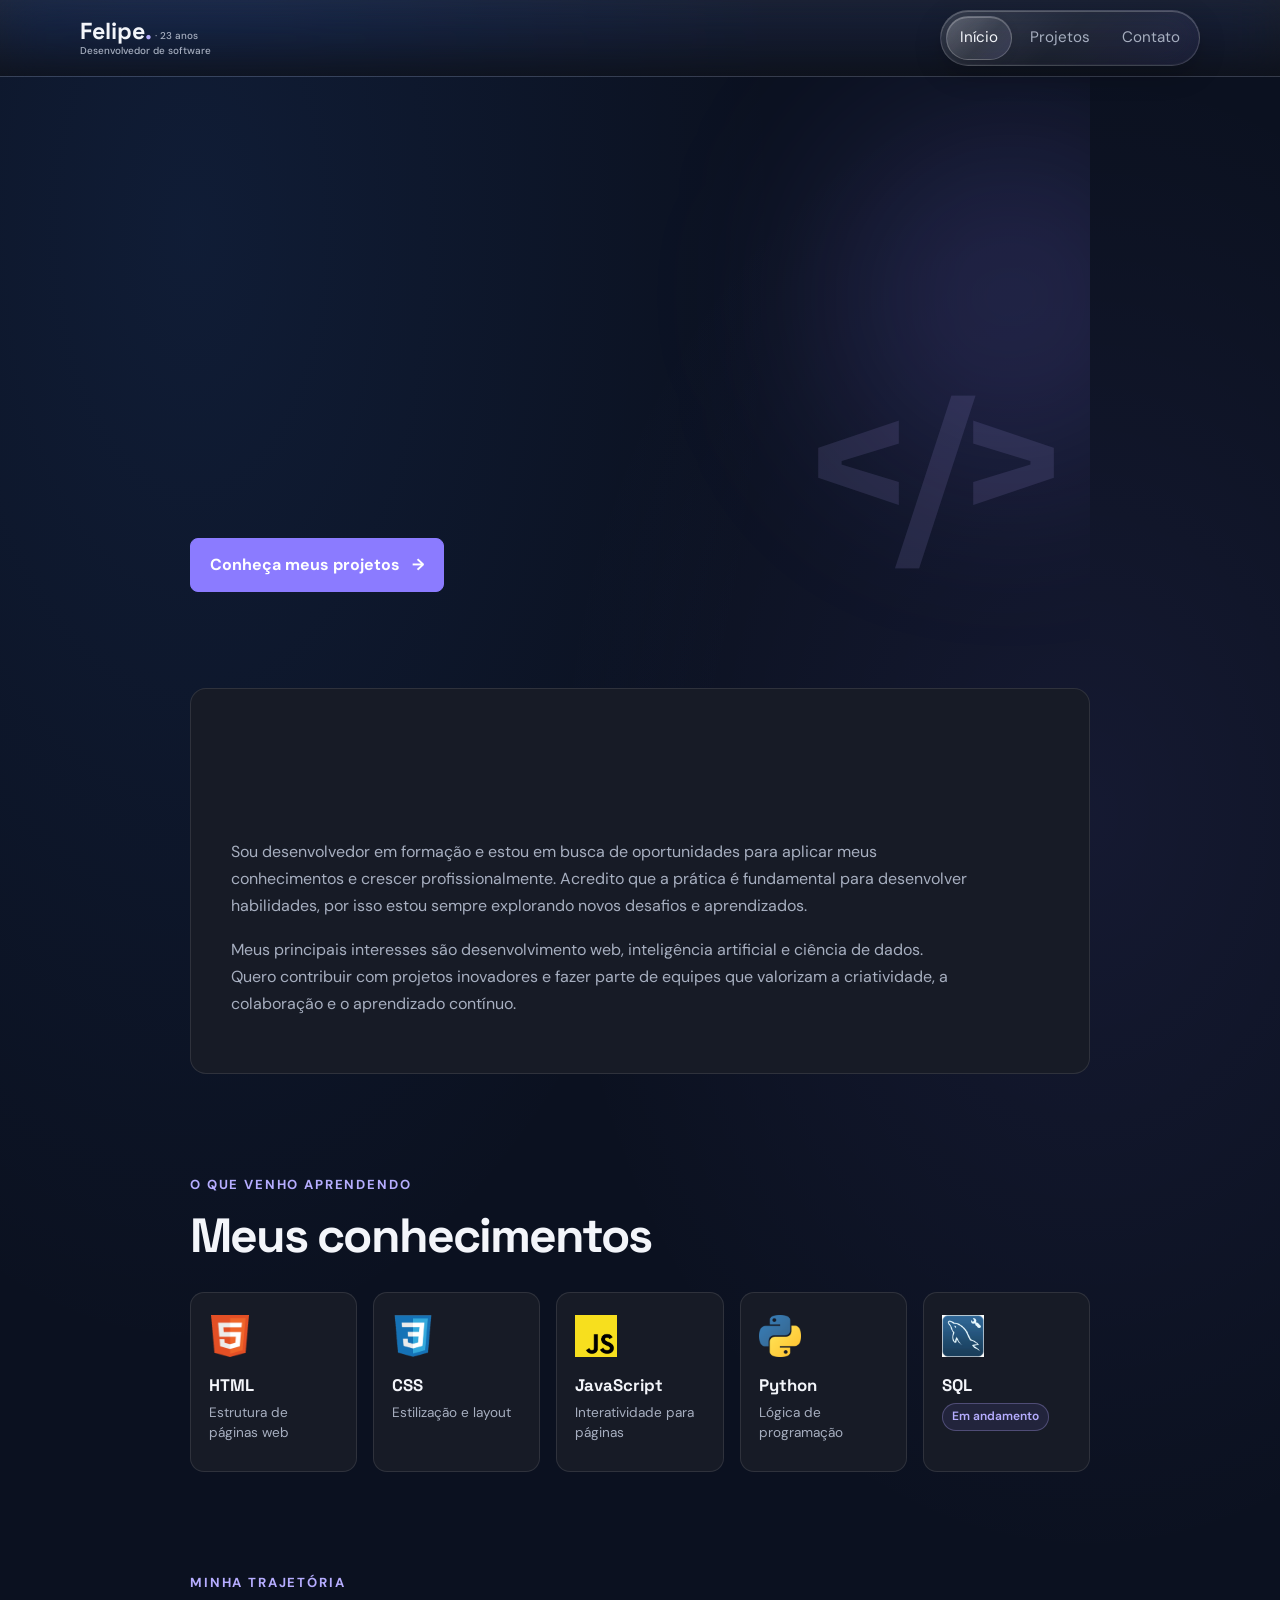
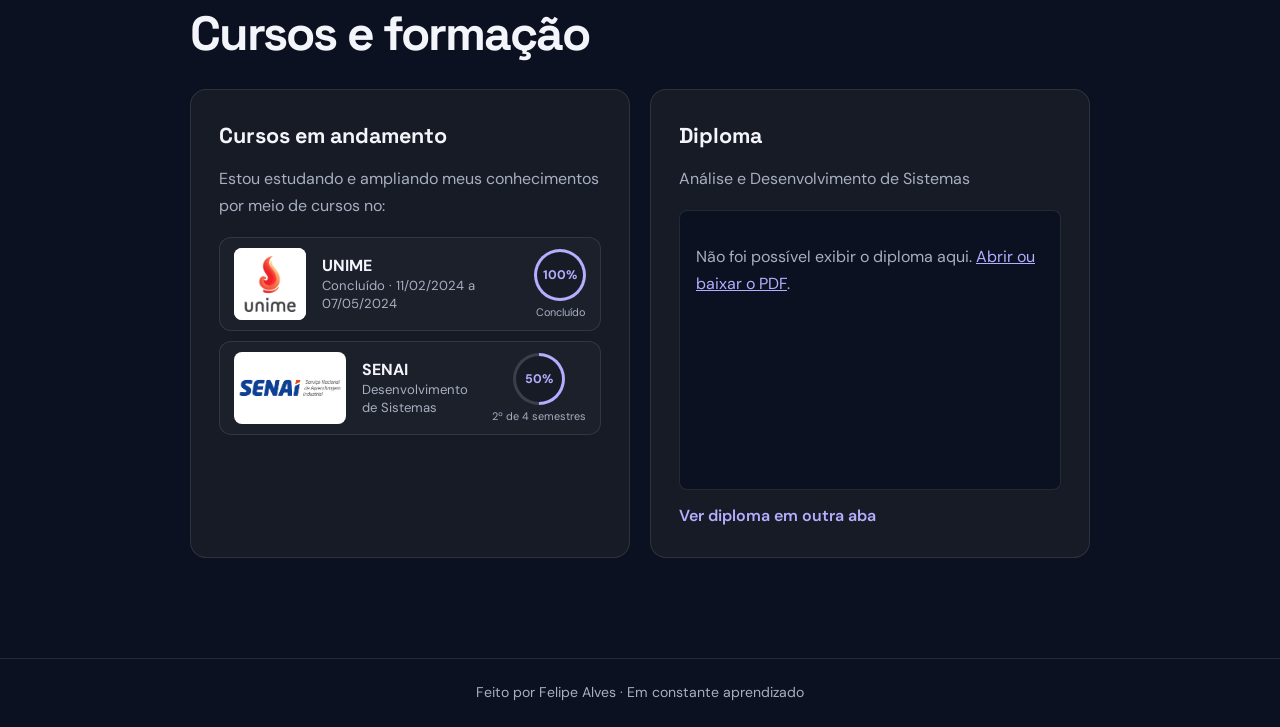
<file: index.html>
<!DOCTYPE html>
<html lang="pt-BR">
<head>
    <meta charset="UTF-8">
    <meta name="viewport" content="width=device-width, initial-scale=1.0">
    <meta name="description" content="Conheça o portfólio de Felipe Alves, desenvolvedor de software em formação.">
    <title>Felipe Alves | Portfólio</title>
    <link rel="stylesheet" href="style.css">
</head>
<body class="pagina-portifolio">
    <header class="cabecalho">
        <nav class="navegacao" aria-label="Navegação principal">
            <a class="marca" href="index.html">
                <span class="marca-nome">Felipe<span>.</span><small class="marca-idade"> · 23 anos</small></span>
                <small class="marca-profissao">Desenvolvedor de software</small>
            </a>
            <ul>
                <li><a href="index.html" aria-current="page">Início</a></li>
                <li><a href="projetos.html">Projetos</a></li>
                <li><a href="contato.html">Contato</a></li>
            </ul>
        </nav>
    </header>

    <main>
        <section class="apresentacao" aria-labelledby="titulo-principal">
            <p class="etiqueta" data-reveal>Desenvolvedor em formação</p>
            <h1 id="titulo-principal" data-reveal>Olá, eu sou <span>Felipe Alves.</span></h1>
            <p class="texto-destaque" data-reveal>Estou aprendendo a transformar ideias em experiências digitais com HTML, CSS e JavaScript.</p>
            <a class="botao" href="projetos.html">Conheça meus projetos <span aria-hidden="true">→</span></a>
            <div class="detalhe-apresentacao" aria-hidden="true">&lt;/&gt;</div>
        </section>

        <section class="sobre" aria-labelledby="titulo-sobre">
            <p class="etiqueta" data-reveal>Um pouco sobre mim</p>
            <h2 id="titulo-sobre" data-reveal>Aprender criando.</h2>
            <p data-reveal>Sou desenvolvedor em formação e estou em busca de oportunidades para aplicar meus conhecimentos e crescer profissionalmente. Acredito que a prática é fundamental para desenvolver habilidades, por isso estou sempre explorando novos desafios e aprendizados.</p>
            <p data-reveal>Meus principais interesses são desenvolvimento web, inteligência artificial e ciência de dados. Quero contribuir com projetos inovadores e fazer parte de equipes que valorizam a criatividade, a colaboração e o aprendizado contínuo.</p>
        </section>

        <section class="conhecimentos" aria-labelledby="titulo-conhecimentos">
            <p class="etiqueta" data-reveal>O que venho aprendendo</p>
            <h2 id="titulo-conhecimentos" data-reveal>Meus conhecimentos</h2>
            <div class="conhecimentos-grade">
                <article class="cartao-conhecimento" data-reveal>
                    <img class="icone-tecnologia" src="assets/html 2.png" alt="Logo do HTML">
                    <h3>HTML</h3>
                    <p>Estrutura de páginas web</p>
                </article>
                <article class="cartao-conhecimento" data-reveal>
                    <img class="icone-tecnologia" src="assets/css 2.png" alt="Logo do CSS">
                    <h3>CSS</h3>
                    <p>Estilização e layout</p>
                </article>
                <article class="cartao-conhecimento" data-reveal>
                    <img class="icone-tecnologia" src="assets/js.png" alt="Logo do JavaScript">
                    <h3>JavaScript</h3>
                    <p>Interatividade para páginas</p>
                </article>
                <article class="cartao-conhecimento" data-reveal>
                    <img class="icone-tecnologia" src="assets/python.webp" alt="Logo do Python">
                    <h3>Python</h3>
                    <p>Lógica de programação</p>
                </article>
                <article class="cartao-conhecimento" data-reveal>
                    <img class="icone-tecnologia" src="assets/sql.jpg" alt="Ícone de banco de dados SQL">
                    <h3>SQL</h3>
                    <p><span class="status-aprendizado">Em andamento</span></p>
                </article>
            </div>
        </section>

        <section class="formacao" aria-labelledby="titulo-formacao">
            <p class="etiqueta" data-reveal>Minha trajetória</p>
            <h2 id="titulo-formacao" data-reveal>Cursos e formação</h2>
            <div class="formacao-grade">
                <article class="cartao-formacao" data-reveal>
                    <h3>Cursos em andamento</h3>
                    <p>Estou estudando e ampliando meus conhecimentos por meio de cursos no:</p>
                    <ul class="lista-cursos">
                        <li class="instituicao-curso">
                            <span class="moldura-logo logo-unime">
                                <img src="assets/unime.png" alt="Logo da UNIME">
                            </span>
                            <span class="detalhe-curso"><strong>UNIME</strong><small>Concluído · 11/02/2024 a 07/05/2024</small></span>
                            <span class="progresso-curso" role="img" aria-label="Progresso na UNIME: 100 por cento, curso concluído">
                                <span class="progresso-circulo progresso-circulo--completo">100%</span>
                                <small>Concluído</small>
                            </span>
                        </li>
                        <li class="instituicao-curso">
                            <span class="moldura-logo logo-senai">
                                <img src="assets/senai.png" alt="Logo do SENAI">
                            </span>
                            <span class="detalhe-curso"><strong>SENAI</strong><small>Desenvolvimento de Sistemas</small></span>
                            <span class="progresso-curso" role="img" aria-label="Progresso no curso de Desenvolvimento de Sistemas no SENAI: 50 por cento, segundo de quatro semestres">
                                <span class="progresso-circulo">50%</span>
                                <small>2º de 4 semestres</small>
                            </span>
                        </li>
                    </ul>
                </article>
                <article class="cartao-formacao cartao-diploma" data-reveal>
                    <h3>Diploma</h3>
                    <p>Análise e Desenvolvimento de Sistemas</p>
                    <object class="visualizador-diploma" data="assets/diploma.pdf" type="application/pdf" aria-label="Prévia do diploma de Análise e Desenvolvimento de Sistemas">
                        <p>Não foi possível exibir o diploma aqui. <a href="assets/diploma.pdf" target="_blank" rel="noopener noreferrer">Abrir ou baixar o PDF</a>.</p>
                    </object>
                    <a class="link-diploma" href="assets/diploma.pdf" target="_blank" rel="noopener noreferrer">Ver diploma em outra aba</a>
                </article>
            </div>
        </section>
    </main>

    <footer class="rodape">
        <p>Feito por Felipe Alves · Em constante aprendizado</p>
    </footer>
    <script src="reveal.js" defer></script>
</body>
</html>
</file>
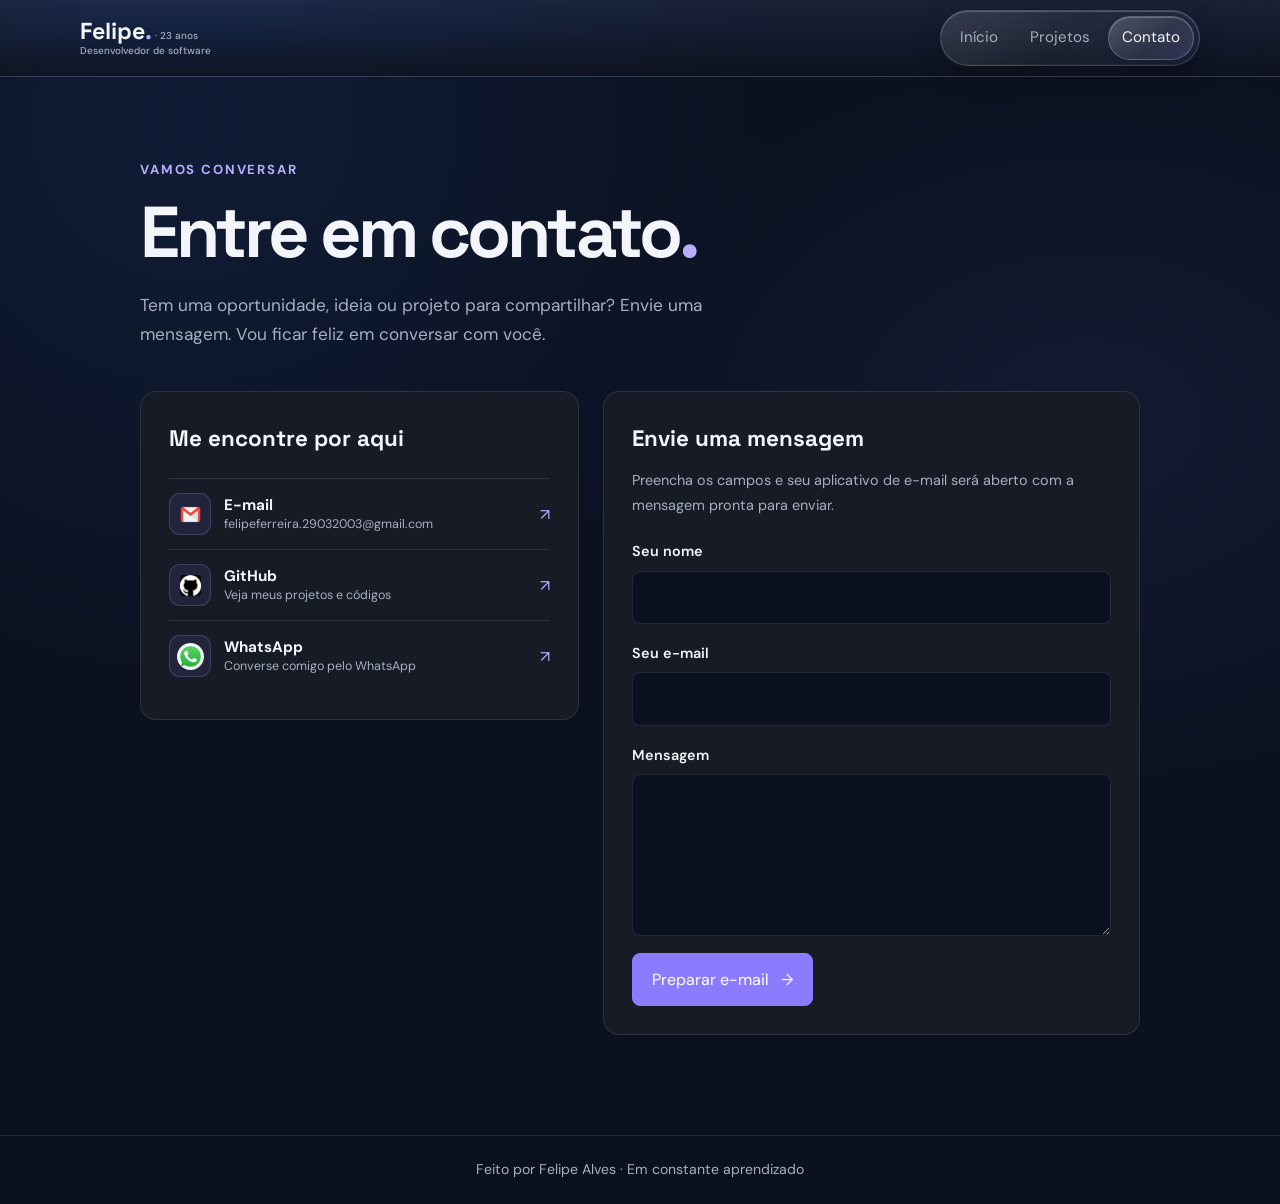
<file: contato.html>
<!DOCTYPE html>
<html lang="pt-BR">
<head>
    <meta charset="UTF-8">
    <meta name="viewport" content="width=device-width, initial-scale=1.0">
    <meta name="description" content="Entre em contato com Felipe Alves para conversar sobre projetos e oportunidades.">
    <title>Contato | Felipe Alves</title>
    <link rel="stylesheet" href="style.css">
    <link rel="stylesheet" href="contato.css">
</head>
<body class="pagina-contato">
    <header class="cabecalho">
        <nav class="navegacao" aria-label="Navegação principal">
            <a class="marca" href="index.html">
                <span class="marca-nome">Felipe<span>.</span><small class="marca-idade"> · 23 anos</small></span>
                <small class="marca-profissao">Desenvolvedor de software</small>
            </a>
            <ul>
                <li><a href="index.html">Início</a></li>
                <li><a href="projetos.html">Projetos</a></li>
                <li><a href="contato.html" aria-current="page">Contato</a></li>
            </ul>
        </nav>
    </header>

    <main class="contato-container">
        <section class="contato-introducao" aria-labelledby="titulo-contato">
            <p class="etiqueta" data-reveal>Vamos conversar</p>
            <h1 id="titulo-contato" data-reveal>Entre em contato<span>.</span></h1>
            <p data-reveal>Tem uma oportunidade, ideia ou projeto para compartilhar? Envie uma mensagem. Vou ficar feliz em conversar com você.</p>
        </section>

        <div class="contato-grade">
            <section class="contato-opcoes" aria-labelledby="titulo-opcoes" data-reveal>
                <h2 id="titulo-opcoes">Me encontre por aqui</h2>
                <a class="contato-link" href="mailto:felipeferreira.29032003@gmail.com">
                    <span class="contato-icone" aria-hidden="true">
                        <img src="assets/email.webp" alt="">
                    </span>
                    <span><strong>E-mail</strong><small>felipeferreira.29032003@gmail.com</small></span>
                    <span class="seta-contato" aria-hidden="true">↗</span>
                </a>
                <a class="contato-link" href="https://github.com/Felipe1Alves" target="_blank" rel="noopener noreferrer">
                    <span class="contato-icone" aria-hidden="true">
                        <img src="assets/git.png" alt="">
                    </span>
                    <span><strong>GitHub</strong><small>Veja meus projetos e códigos</small></span>
                    <span class="seta-contato" aria-hidden="true">↗</span>
                </a>
                <a class="contato-link" href="https://wa.me/5571983535903" target="_blank" rel="noopener noreferrer">
                    <span class="contato-icone" aria-hidden="true">
                        <img src="assets/whatzapp.jpg" alt="">
                    </span>
                    <span><strong>WhatsApp</strong><small>Converse comigo pelo WhatsApp</small></span>
                    <span class="seta-contato" aria-hidden="true">↗</span>
                </a>
            </section>

            <section class="formulario-contato" aria-labelledby="titulo-formulario" data-reveal>
                <h2 id="titulo-formulario">Envie uma mensagem</h2>
                <p>Preencha os campos e seu aplicativo de e-mail será aberto com a mensagem pronta para enviar.</p>
                <form class="formulario" data-email-destino="felipeferreira.29032003@gmail.com">
                    <label for="nome">Seu nome</label>
                    <input id="nome" name="nome" type="text" autocomplete="name" required>

                    <label for="email-remetente">Seu e-mail</label>
                    <input id="email-remetente" name="email" type="email" autocomplete="email" required>

                    <label for="mensagem">Mensagem</label>
                    <textarea id="mensagem" name="mensagem" rows="5" required></textarea>

                    <button class="botao botao-contato" type="submit">Preparar e-mail <span aria-hidden="true">→</span></button>
                </form>
            </section>
        </div>
    </main>

    <footer class="rodape">
        <p>Feito por Felipe Alves · Em constante aprendizado</p>
    </footer>
    <script src="reveal.js" defer></script>
    <script src="contato.js" defer></script>
</body>
</html>
</file>
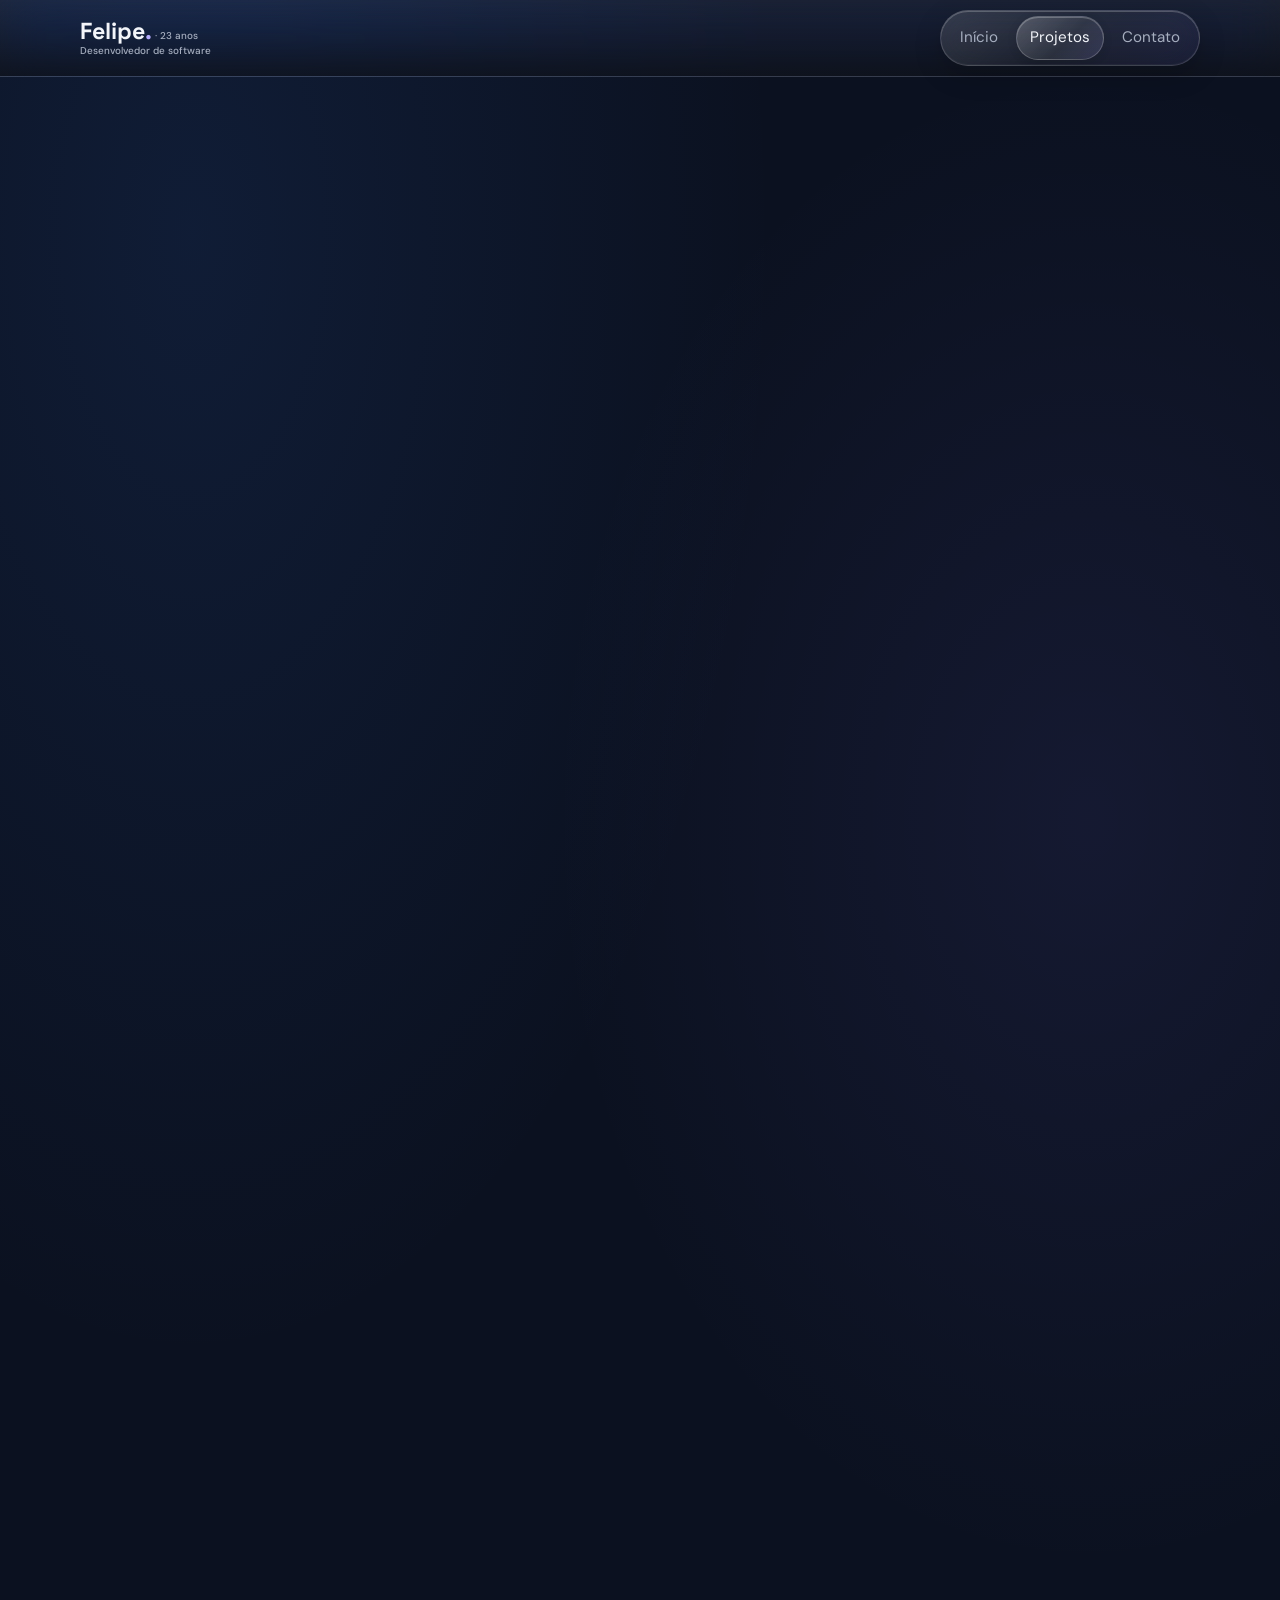
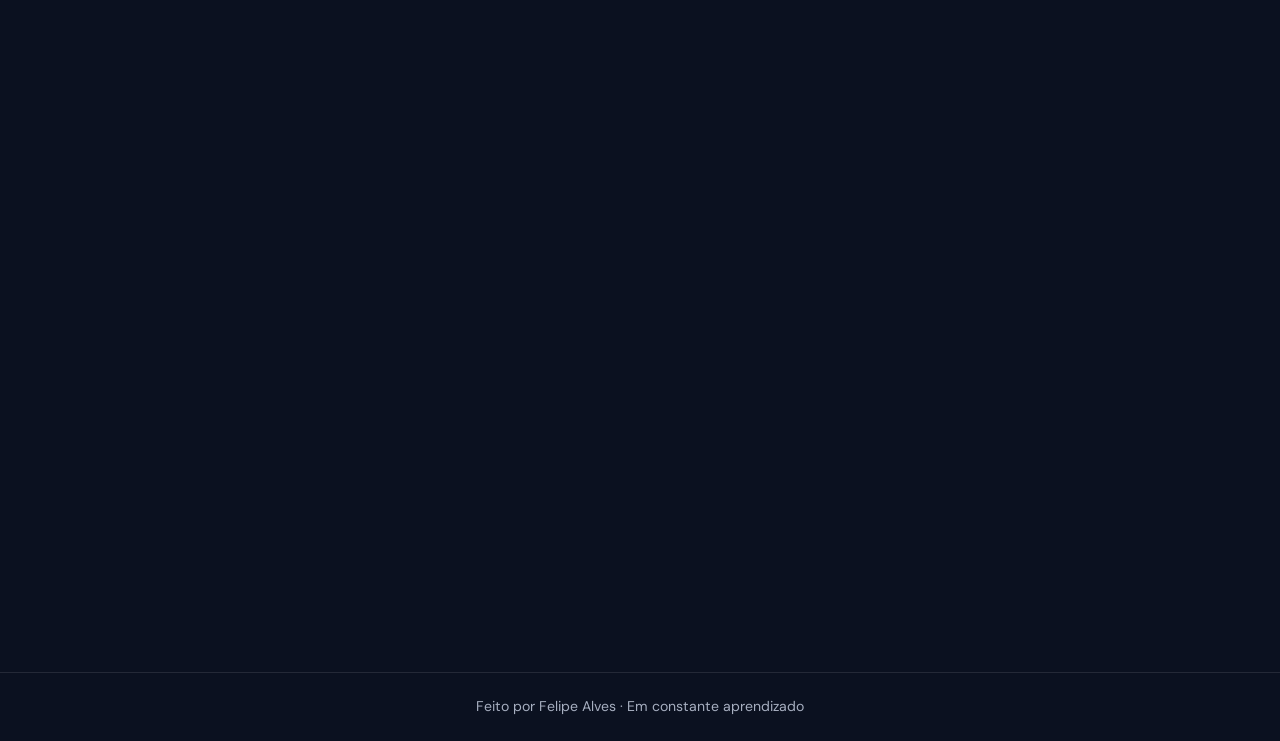
<file: projetos.html>
<!DOCTYPE html>
<html lang="pt-BR">
<head>
    <meta charset="UTF-8">
    <meta name="viewport" content="width=device-width, initial-scale=1.0">
    <title>Meus projetos</title>
    <link rel="stylesheet" href="style.css">
    <link rel="stylesheet" href="projetos.css">
</head>
<body class="pagina-projetos">
    <header class="cabecalho">
        <nav class="navegacao" aria-label="Navegação principal">
            <a class="marca" href="index.html">
                <span class="marca-nome">Felipe<span>.</span><small class="marca-idade"> · 23 anos</small></span>
                <small class="marca-profissao">Desenvolvedor de software</small>
            </a>
            <ul>
                <li><a href="index.html">Início</a></li>
                <li><a href="projetos.html" aria-current="page">Projetos</a></li>
                <li><a href="contato.html">Contato</a></li>
            </ul>
        </nav>
    </header>
    <div class="projetos-container">
        <p class="etiqueta" data-reveal>O que venho praticando</p>
        <h1 data-reveal>Meus Projetos</h1>
        <div class="projeto" data-reveal>
            <img class="projeto-imagem" src="assets/tabuada.png" alt="Prévia do projeto Calculadora Web">
            <h2>Projeto 1: Calculadora Web</h2>
            <p>Uma calculadora simples desenvolvida com HTML, CSS e JavaScript. Permite realizar operações básicas como adição, subtração, multiplicação e divisão.</p>
            <a href="https://tabuadafelipeonline.vercel.app/" class="botao" target="_blank" rel="noopener noreferrer">Ver projeto</a>
        </div>
        <div class="projeto" data-reveal>
            <img class="projeto-imagem" src="assets/hospital-portugues.png" alt="Prévia do site do Hospital Português">
            <h2>Projeto 2: Hospital Português</h2>
            <p>Site institucional para apresentar o hospital, suas especialidades e profissionais, com opções de cadastro e agendamento.</p>
            <a href="https://hospital-portugues.vercel.app/" class="botao" target="_blank" rel="noopener noreferrer">Ver projeto</a>
        </div>
        <div class="projeto" data-reveal>
            <img class="projeto-imagem" src="assets/clientes.bradesco.png" alt="Prévia do projeto Clientes Bradesco">
            <h2>Projeto 3: Clientes Bradesco</h2>
            <p>Projeto web com uma interface inspirada na área de clientes do Bradesco.</p>
            <a href="https://clientesbradesco.vercel.app/" class="botao" target="_blank" rel="noopener noreferrer">Ver projeto</a>
        </div>
    </div>
    <footer class="rodape">
        <p>Feito por Felipe Alves · Em constante aprendizado</p>
    </footer>
    <script src="reveal.js" defer></script>
</body>
</html>
</file>
<file: style.css>
@import url("https://fonts.googleapis.com/css2?family=DM+Sans:wght@400;500;600;700&family=Space+Grotesk:wght@500;600;700&display=swap");

:root {
    color-scheme: dark;
    --fundo: #0b1120;
    --superficie: #171b26;
    --texto: #f3f5fa;
    --texto-suave: #a7afc0;
    --destaque: #8b7bff;
    --destaque-claro: #b6adff;
    --borda: rgba(255, 255, 255, 0.1);
}

* {
    box-sizing: border-box;
}

html {
    scroll-behavior: smooth;
    scroll-padding-top: 88px;
}

body {
    min-width: 320px;
    margin: 0;
    background:
        radial-gradient(ellipse at 15% 10%, rgba(59, 130, 246, 0.1), transparent 38%),
        radial-gradient(ellipse at 85% 35%, rgba(139, 123, 255, 0.08), transparent 35%),
        var(--fundo);
    color: var(--texto);
    font-family: "DM Sans", sans-serif;
    line-height: 1.7;
}

a {
    color: inherit;
}

.cabecalho {
    position: sticky;
    z-index: 10;
    top: 0;
    border-bottom: 1px solid rgba(255, 255, 255, 0.12);
    background: linear-gradient(180deg, rgba(255, 255, 255, 0.07), rgba(16, 19, 27, 0.76));
    backdrop-filter: blur(24px) saturate(180%);
    transition: background-color 220ms ease, border-color 220ms ease, box-shadow 220ms ease;
}

.navegacao {
    width: min(1120px, calc(100% - 48px));
    min-height: 76px;
    margin: 0 auto;
    display: flex;
    align-items: center;
    justify-content: space-between;
}

.marca {
    display: flex;
    flex-direction: column;
    flex-shrink: 0;
    gap: 2px;
    font-family: "Space Grotesk", sans-serif;
    font-size: 1.45rem;
    font-weight: 700;
    line-height: 1.05;
    text-decoration: none;
}

.marca-nome {
    white-space: nowrap;
}

.marca-nome > span {
    color: var(--destaque-claro);
}

.marca-idade,
.marca-profissao {
    color: var(--texto-suave);
    font-family: "DM Sans", sans-serif;
    font-size: 0.62rem;
    font-weight: 500;
    letter-spacing: normal;
}

.marca-profissao {
    line-height: 1.2;
}

.navegacao ul {
    display: flex;
    align-items: center;
    gap: 4px;
    margin: 0;
    padding: 5px;
    border: 1px solid rgba(255, 255, 255, 0.16);
    border-radius: 999px;
    background: linear-gradient(135deg, rgba(255, 255, 255, 0.12), rgba(255, 255, 255, 0.035) 48%, rgba(139, 123, 255, 0.08));
    box-shadow: 0 8px 28px rgba(0, 0, 0, 0.2), inset 0 1px 0 rgba(255, 255, 255, 0.22), inset 0 -1px 0 rgba(255, 255, 255, 0.04);
    backdrop-filter: blur(20px) saturate(190%);
    list-style: none;
}

.navegacao li a {
    display: block;
    padding: 8px 13px;
    border: 1px solid transparent;
    border-radius: 999px;
    color: var(--texto-suave);
    font-size: 0.95rem;
    text-decoration: none;
    transition: color 160ms ease, background 160ms ease, border-color 160ms ease, box-shadow 160ms ease, transform 160ms ease;
}

.navegacao li a:hover,
.navegacao li a:focus-visible {
    border-color: rgba(255, 255, 255, 0.12);
    background: rgba(255, 255, 255, 0.08);
    color: var(--texto);
    transform: translateY(-3px) scale(1.04);
}

.navegacao li a[aria-current="page"] {
    border-color: rgba(255, 255, 255, 0.2);
    background: linear-gradient(135deg, rgba(255, 255, 255, 0.2), rgba(255, 255, 255, 0.07) 58%, rgba(182, 173, 255, 0.16));
    box-shadow: inset 0 1px 0 rgba(255, 255, 255, 0.24), 0 2px 10px rgba(0, 0, 0, 0.12);
    color: var(--texto);
}

.navegacao li a:active {
    transform: scale(0.96);
}

.navegacao a:focus-visible {
    outline: 2px solid var(--destaque-claro);
    outline-offset: 5px;
    border-radius: 3px;
}

[data-reveal] {
    opacity: 1;
    transform: none;
}

body.revelacao-habilitada [data-reveal] {
    opacity: 0;
    transform: translateY(18px);
    transition: opacity 480ms ease, transform 480ms ease;
}

body.revelacao-habilitada [data-reveal].revelacao-visivel {
    opacity: 1;
    transform: translateY(0);
}

.apresentacao,
.sobre,
.conhecimentos,
.formacao {
    width: min(900px, calc(100% - 48px));
    margin: 0 auto;
}

.apresentacao {
    position: relative;
    min-height: 510px;
    padding: 112px 0 96px;
    display: flex;
    flex-direction: column;
    align-items: flex-start;
    justify-content: center;
    overflow: hidden;
}

.apresentacao::before {
    position: absolute;
    z-index: -1;
    top: 40px;
    right: -100px;
    width: 360px;
    height: 360px;
    border-radius: 50%;
    background: rgba(139, 123, 255, 0.16);
    content: "";
    filter: blur(90px);
}

.etiqueta {
    margin: 0 0 12px;
    color: var(--destaque-claro);
    font-size: 0.82rem;
    font-weight: 700;
    letter-spacing: 0.14em;
    text-transform: uppercase;
}

.apresentacao h1,
.sobre h2,
.projetos-container h1 {
    margin: 0;
    font-family: "Space Grotesk", sans-serif;
    line-height: 1.15;
}

.apresentacao h1 {
    max-width: 720px;
    font-size: clamp(2.7rem, 8vw, 5.3rem);
    letter-spacing: -0.055em;
}

.apresentacao h1 span {
    color: var(--destaque-claro);
}

.texto-destaque {
    max-width: 620px;
    margin: 22px 0 30px;
    color: var(--texto-suave);
    font-size: clamp(1.05rem, 2.5vw, 1.25rem);
}

.botao {
    display: inline-flex;
    align-items: center;
    gap: 12px;
    padding: 12px 19px;
    border: 1px solid var(--destaque);
    border-radius: 8px;
    background: var(--destaque);
    color: #fff;
    font-weight: 700;
    text-decoration: none;
    transition: background 180ms ease, transform 180ms ease;
}

.botao:hover {
    transform: translateY(-2px);
    background: #7564f0;
}

.botao:focus-visible,
.navegacao a:focus-visible {
    outline: 3px solid var(--destaque-claro);
    outline-offset: 4px;
}

.detalhe-apresentacao {
    position: absolute;
    right: 4%;
    bottom: 60px;
    color: rgba(182, 173, 255, 0.13);
    font-family: "Space Grotesk", sans-serif;
    font-size: clamp(5rem, 16vw, 12rem);
    font-weight: 700;
    letter-spacing: -0.1em;
    pointer-events: none;
}

.sobre {
    max-width: 900px;
    margin-bottom: 100px;
    padding: 40px;
    border: 1px solid var(--borda);
    border-radius: 16px;
    background: var(--superficie);
}

.sobre h2 {
    margin-bottom: 20px;
    font-size: clamp(2rem, 5vw, 3rem);
    letter-spacing: -0.04em;
}

.sobre > p:not(.etiqueta) {
    max-width: 740px;
    color: var(--texto-suave);
}

.conhecimentos {
    margin-bottom: 100px;
}

.conhecimentos h2 {
    margin: 0 0 28px;
    font-family: "Space Grotesk", sans-serif;
    font-size: clamp(2rem, 5vw, 3rem);
    letter-spacing: -0.04em;
    line-height: 1.15;
}

.conhecimentos-grade {
    display: grid;
    grid-template-columns: repeat(auto-fit, minmax(140px, 1fr));
    gap: 16px;
}

.cartao-conhecimento {
    min-height: 180px;
    padding: 22px 18px;
    border: 1px solid var(--borda);
    border-radius: 14px;
    background: var(--superficie);
    transition: transform 180ms ease, border-color 180ms ease;
}

.cartao-conhecimento:hover {
    transform: translateY(-4px);
    border-color: rgba(182, 173, 255, 0.5);
}

.icone-tecnologia {
    display: block;
    width: 42px;
    height: 42px;
    margin-bottom: 14px;
    object-fit: contain;
}

.cartao-conhecimento h3 {
    margin: 0 0 4px;
    font-family: "Space Grotesk", sans-serif;
    font-size: 1.05rem;
}

.cartao-conhecimento p {
    margin: 0;
    color: var(--texto-suave);
    font-size: 0.85rem;
    line-height: 1.45;
}

.status-aprendizado {
    display: inline-block;
    padding: 4px 9px;
    border: 1px solid rgba(182, 173, 255, 0.3);
    border-radius: 999px;
    background: rgba(139, 123, 255, 0.1);
    color: var(--destaque-claro);
    font-size: 0.75rem;
    font-weight: 600;
}

.formacao {
    margin-bottom: 100px;
}

.formacao h2 {
    margin: 0 0 28px;
    font-family: "Space Grotesk", sans-serif;
    font-size: clamp(2rem, 5vw, 3rem);
    letter-spacing: -0.04em;
    line-height: 1.15;
}

.formacao-grade {
    display: grid;
    grid-template-columns: repeat(2, minmax(0, 1fr));
    gap: 20px;
}

.cartao-formacao {
    padding: 28px;
    border: 1px solid var(--borda);
    border-radius: 16px;
    background: var(--superficie);
}

.cartao-formacao h3 {
    margin: 0 0 10px;
    font-family: "Space Grotesk", sans-serif;
    font-size: 1.35rem;
}

.cartao-formacao > p {
    margin: 0 0 18px;
    color: var(--texto-suave);
}

.lista-cursos {
    display: grid;
    grid-template-columns: 1fr;
    gap: 10px;
    margin: 0;
    padding: 0;
    list-style: none;
}

.instituicao-curso {
    display: flex;
    min-height: 92px;
    align-items: center;
    gap: 16px;
    padding: 10px 14px;
    border: 1px solid var(--borda);
    border-radius: 12px;
    background: rgba(255, 255, 255, 0.025);
}

.moldura-logo {
    display: flex;
    width: 72px;
    height: 72px;
    flex: 0 0 72px;
    align-items: center;
    justify-content: center;
    overflow: hidden;
    border-radius: 8px;
    background: #fff;
}

.moldura-logo img {
    display: block;
    width: 100%;
    height: 100%;
}

.logo-unime img {
    object-fit: contain;
}

.logo-senai {
    width: 112px;
    flex-basis: 112px;
}

.logo-senai img {
    object-fit: cover;
    object-position: center;
}

.detalhe-curso {
    display: flex;
    flex-direction: column;
    line-height: 1.4;
}

.detalhe-curso strong {
    color: var(--texto);
}

.detalhe-curso small {
    color: var(--texto-suave);
    font-size: 0.82rem;
}

.progresso-curso {
    display: flex;
    flex: 0 0 auto;
    flex-direction: column;
    align-items: center;
    gap: 5px;
    margin-left: auto;
    text-align: center;
}

.progresso-circulo {
    display: grid;
    width: 52px;
    aspect-ratio: 1;
    place-items: center;
    border: 3px solid transparent;
    border-radius: 50%;
    background:
        linear-gradient(var(--superficie), var(--superficie)) padding-box,
        conic-gradient(var(--destaque-claro) 50%, rgba(255, 255, 255, 0.14) 50%) border-box;
    color: var(--destaque-claro);
    font-size: 0.78rem;
    font-weight: 700;
}

.progresso-circulo--completo {
    background:
        linear-gradient(var(--superficie), var(--superficie)) padding-box,
        conic-gradient(var(--destaque-claro) 100%, rgba(255, 255, 255, 0.14) 100%) border-box;
}

.progresso-curso small {
    color: var(--texto-suave);
    font-size: 0.68rem;
    line-height: 1.2;
}

.visualizador-diploma {
    display: block;
    width: 100%;
    height: 280px;
    border: 1px solid var(--borda);
    border-radius: 8px;
    background: var(--fundo);
}

.visualizador-diploma p {
    padding: 16px;
    color: var(--texto-suave);
}

.visualizador-diploma a,
.link-diploma {
    color: var(--destaque-claro);
}

.link-diploma {
    display: inline-block;
    margin-top: 12px;
    font-weight: 600;
    text-decoration: none;
}

.link-diploma:hover {
    text-decoration: underline;
}

.rodape {
    padding: 22px 24px;
    border-top: 1px solid var(--borda);
    color: var(--texto-suave);
    font-size: 0.88rem;
    text-align: center;
}

.rodape p {
    margin: 0;
}

@media (max-width: 600px) {
    .navegacao {
        width: calc(100% - 32px);
        min-height: 68px;
    }

    .marca {
        font-size: 1.2rem;
    }

    .marca-idade,
    .marca-profissao {
        font-size: 0.55rem;
    }

    .navegacao ul {
        gap: 2px;
        padding: 4px;
    }

    .navegacao li a {
        padding: 7px 8px;
        font-size: 0.8rem;
    }

    .apresentacao,
    .sobre,
    .conhecimentos,
    .formacao {
        width: calc(100% - 32px);
    }

    .apresentacao {
        min-height: 440px;
        padding: 80px 0;
    }

    .detalhe-apresentacao {
        right: 8px;
        bottom: 24px;
        font-size: 5rem;
    }

    .sobre {
        margin-bottom: 64px;
        padding: 26px 22px;
    }

    .conhecimentos {
        margin-bottom: 64px;
    }

    .conhecimentos-grade {
        grid-template-columns: repeat(2, minmax(0, 1fr));
    }

    .cartao-conhecimento {
        min-height: 160px;
    }

    .formacao {
        margin-bottom: 64px;
    }

    .formacao-grade {
        grid-template-columns: 1fr;
    }

    .cartao-formacao {
        padding: 24px 20px;
    }

    .instituicao-curso {
        gap: 10px;
        padding: 10px;
    }

    .logo-senai {
        width: 84px;
        flex-basis: 84px;
    }

    .progresso-circulo {
        width: 44px;
    }

    .progresso-curso small {
        max-width: 62px;
    }
}

@media (max-width: 360px) {
    .navegacao {
        width: calc(100% - 24px);
    }

    .marca {
        font-size: 1.05rem;
    }

    .marca-idade,
    .marca-profissao {
        font-size: 0.5rem;
    }

    .navegacao li a {
        padding: 6px;
        font-size: 0.74rem;
    }

    .conhecimentos-grade {
        grid-template-columns: 1fr;
    }
}

@media (prefers-reduced-motion: reduce) {
    html {
        scroll-behavior: auto;
    }

    *,
    *::before,
    *::after {
        transition-duration: 0.01ms !important;
    }

    body.revelacao-habilitada [data-reveal] {
        opacity: 1;
        transform: none;
    }
}
</file>
<file: contato.css>
.contato-container {
    width: min(1000px, calc(100% - 48px));
    min-height: calc(100vh - 152px);
    margin: 0 auto;
    padding: 82px 0 100px;
}

.contato-introducao {
    max-width: 700px;
    margin-bottom: 42px;
}

.contato-introducao h1 {
    margin: 0;
    font-family: "Space Grotesk", sans-serif;
    font-size: clamp(2.6rem, 7vw, 4.5rem);
    letter-spacing: -0.055em;
    line-height: 1.1;
}

.contato-introducao h1 span {
    color: var(--destaque-claro);
}

.contato-introducao > p:last-child,
.formulario-contato > p {
    color: var(--texto-suave);
}

.contato-introducao > p:last-child {
    max-width: 580px;
    margin: 18px 0 0;
    font-size: 1.08rem;
}

.contato-grade {
    display: grid;
    grid-template-columns: minmax(0, 0.9fr) minmax(0, 1.1fr);
    align-items: start;
    gap: 24px;
}

.contato-opcoes,
.formulario-contato {
    padding: 28px;
    border: 1px solid var(--borda);
    border-radius: 16px;
    background: var(--superficie);
}

.contato-opcoes h2,
.formulario-contato h2 {
    margin: 0 0 20px;
    font-family: "Space Grotesk", sans-serif;
    font-size: 1.4rem;
}

.contato-link {
    display: flex;
    min-width: 0;
    align-items: center;
    gap: 13px;
    padding: 14px 0;
    border-top: 1px solid var(--borda);
    text-decoration: none;
}

.contato-icone {
    display: grid;
    width: 42px;
    height: 42px;
    flex: 0 0 42px;
    place-items: center;
    border: 1px solid rgba(182, 173, 255, 0.2);
    border-radius: 11px;
    background: rgba(139, 123, 255, 0.1);
    color: var(--destaque-claro);
}

.contato-icone img {
    display: block;
    width: 21px;
    height: 21px;
    border-radius: 4px;
    object-fit: contain;
}

.contato-link[href^="https://wa.me/"] .contato-icone img {
    width: 27px;
    height: 27px;
    border-radius: 50%;
}

.contato-link > span:nth-child(2) {
    display: flex;
    min-width: 0;
    flex-direction: column;
    line-height: 1.4;
}

.contato-link strong {
    font-size: 0.95rem;
}

.contato-link small {
    overflow-wrap: anywhere;
    color: var(--texto-suave);
    font-size: 0.78rem;
}

.seta-contato {
    margin-left: auto;
    color: var(--destaque-claro);
    transition: transform 120ms ease;
}

.contato-link:hover .seta-contato {
    transform: translate(2px, -2px);
}

.formulario-contato > p {
    margin: -10px 0 22px;
    font-size: 0.9rem;
}

.formulario {
    display: flex;
    flex-direction: column;
}

.formulario label {
    margin: 0 0 7px;
    font-size: 0.9rem;
    font-weight: 600;
}

.formulario input,
.formulario textarea {
    width: 100%;
    margin: 0 0 17px;
    padding: 12px 13px;
    border: 1px solid var(--borda);
    border-radius: 8px;
    background: var(--fundo);
    color: var(--texto);
    font: inherit;
}

.formulario textarea {
    min-height: 130px;
    resize: vertical;
}

.formulario input:focus,
.formulario textarea:focus {
    border-color: var(--destaque-claro);
    outline: 2px solid rgba(182, 173, 255, 0.18);
}

.botao-contato {
    align-self: flex-start;
    cursor: pointer;
    font: inherit;
}

@media (max-width: 760px) {
    .contato-container {
        width: calc(100% - 32px);
        padding: 64px 0 80px;
    }

    .contato-grade {
        grid-template-columns: 1fr;
    }
}

@media (max-width: 480px) {
    .contato-opcoes,
    .formulario-contato {
        padding: 22px 18px;
    }
}
</file>
<file: projetos.css>
.projetos-container {
    width: min(900px, calc(100% - 48px));
    min-height: calc(100vh - 152px);
    margin: 0 auto;
    padding: 92px 0 100px;
}

.projetos-container h1 {
    margin-bottom: 36px;
    font-size: clamp(2.5rem, 7vw, 4.5rem);
    letter-spacing: -0.05em;
}

.projeto {
    padding: 16px 16px 32px;
    border: 1px solid rgba(255, 255, 255, 0.1);
    border-radius: 16px;
    background: #171b26;
    transition: border-color 180ms ease, transform 180ms ease;
}

.projeto-imagem {
    display: block;
    width: 100%;
    max-height: 420px;
    margin-bottom: 28px;
    border: 1px solid rgba(255, 255, 255, 0.08);
    border-radius: 10px;
    background: #10131b;
    object-fit: cover;
    object-position: top;
}

.projeto h2,
.projeto p,
.projeto .botao {
    margin-right: 16px;
    margin-left: 16px;
}

.projeto:hover {
    transform: translateY(-4px);
    border-color: rgba(182, 173, 255, 0.55);
}

.projeto h2 {
    margin: 0 0 12px;
    font-family: "Space Grotesk", sans-serif;
    font-size: clamp(1.3rem, 4vw, 1.8rem);
}

.projeto p {
    max-width: 700px;
    margin: 0 0 24px;
    color: #a7afc0;
}

@media (max-width: 600px) {
    .projetos-container {
        width: calc(100% - 32px);
        padding: 68px 0 80px;
    }

    .projeto {
        padding: 24px 20px;
    }
}
</file>
